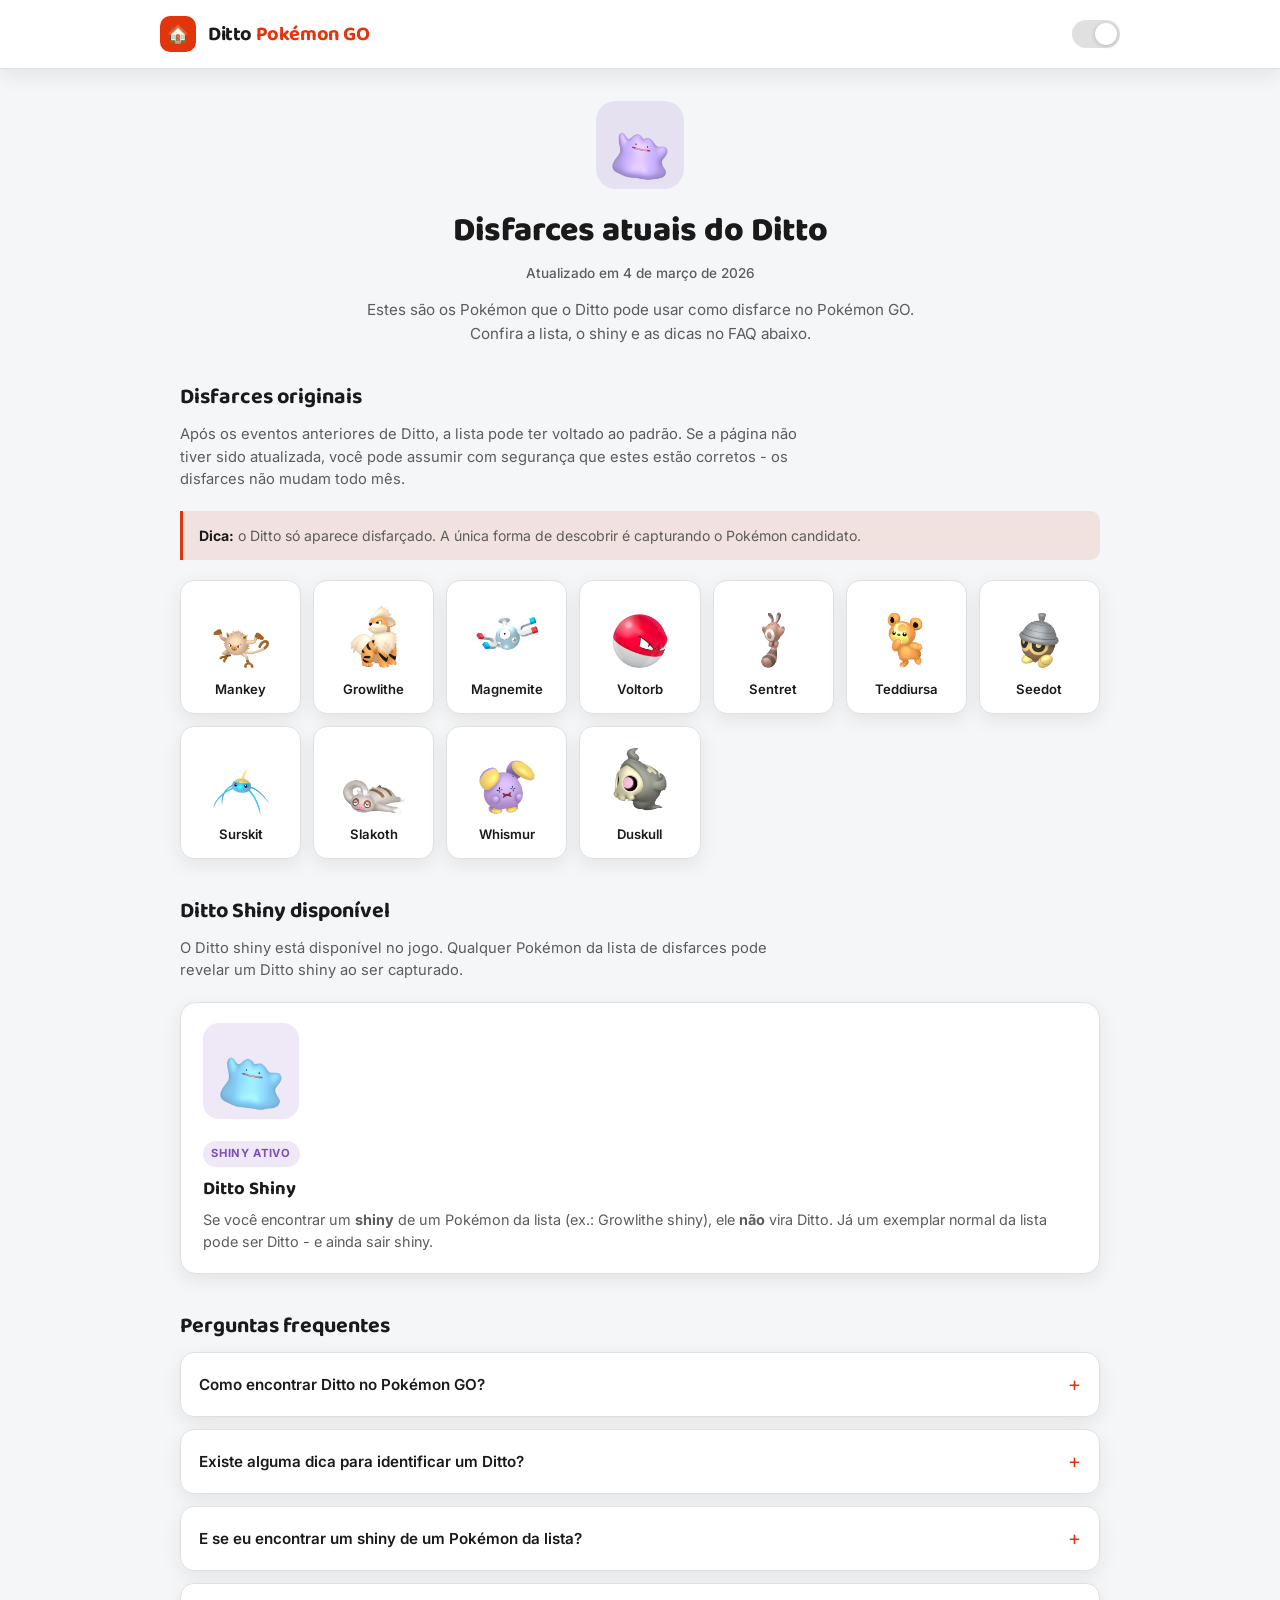
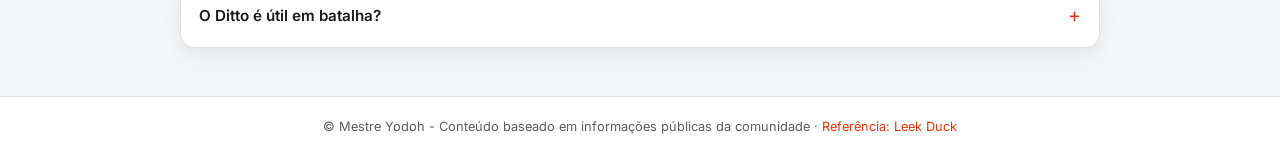
<file: Ditto/index.html>
<!DOCTYPE html>
<html lang="pt-BR" data-theme="dark">
<head>
  <meta charset="UTF-8">
  <meta name="viewport" content="width=device-width, initial-scale=1.0">
  <meta name="description" content="Disfarces atuais do Ditto no Pokémon GO - lista de Pokémon, shiny e FAQ em português.">
  <title>Ditto - Disfarces | Mestre Yodoh</title>
  <link rel="icon" href="../assets/PERFIL_BALL_OK.png" type="image/png">
  <link rel="apple-touch-icon" href="../assets/PERFIL_BALL_OK.png">
  <link rel="preconnect" href="https://fonts.googleapis.com">
  <link href="https://fonts.googleapis.com/css2?family=Inter:wght@400;500;600;700&family=Baloo+2:wght@600;700;800&display=swap" rel="stylesheet">
  <style>
    :root {
      --bg: #0f1115;
      --bg-alt: #161920;
      --card-bg: #1a1d24;
      --card-border: #2a2e38;
      --text: #f0f0f0;
      --text-dim: #a0a0a0;
      --accent: #ff5a36;
      --accent-soft: rgba(255, 90, 54, 0.15);
      --accent-hover: #ff7a5c;
      --shadow: 0 8px 28px rgba(0, 0, 0, 0.35);
      --header-border: #2a2e38;
      --ditto: #c9a0e8;
      --ditto-soft: rgba(201, 160, 232, 0.15);
    }

    [data-theme="light"] {
      --bg: #f4f6f8;
      --bg-alt: #ffffff;
      --card-bg: #ffffff;
      --card-border: #e0e0e0;
      --text: #1a1a1a;
      --text-dim: #5c5c5c;
      --accent: #e3350d;
      --accent-soft: rgba(227, 53, 13, 0.1);
      --accent-hover: #c12c0a;
      --shadow: 0 6px 20px rgba(0, 0, 0, 0.08);
      --header-border: #e0e0e0;
      --ditto: #7b4db8;
      --ditto-soft: rgba(123, 77, 184, 0.12);
    }

    * { margin: 0; padding: 0; box-sizing: border-box; }

    body {
      font-family: 'Inter', system-ui, -apple-system, sans-serif;
      background: var(--bg);
      color: var(--text);
      min-height: 100vh;
      line-height: 1.55;
      transition: background 0.3s ease, color 0.3s ease;
      opacity: 0;
      animation: pageFadeIn 0.4s ease forwards;
    }

    @keyframes pageFadeIn {
      from { opacity: 0; }
      to { opacity: 1; }
    }

    .page-transition {
      position: fixed;
      inset: 0;
      z-index: 9999;
      background: var(--bg);
      display: flex;
      flex-direction: column;
      align-items: center;
      justify-content: center;
      gap: 1rem;
      opacity: 0;
      visibility: hidden;
      pointer-events: none;
      transition: opacity 0.35s ease, visibility 0.35s ease;
    }
    .page-transition.active {
      opacity: 1;
      visibility: visible;
      pointer-events: auto;
    }
    .page-transition .spinner {
      width: 36px;
      height: 36px;
      border: 3px solid var(--card-border);
      border-top-color: var(--accent);
      border-radius: 50%;
      animation: spin 0.7s linear infinite;
    }
    .page-transition .loading-text {
      font-size: 0.85rem;
      font-weight: 500;
      color: var(--text-dim);
    }
    @keyframes spin { to { transform: rotate(360deg); } }

    header {
      background: var(--bg-alt);
      border-bottom: 1px solid var(--header-border);
      padding: 1rem 1.5rem;
      position: sticky;
      top: 0;
      z-index: 50;
      box-shadow: var(--shadow);
      transition: background 0.3s, border-color 0.3s;
    }

    .header-inner {
      max-width: 960px;
      margin: 0 auto;
      display: flex;
      align-items: center;
      justify-content: space-between;
      gap: 1rem;
    }

    .logo {
      display: flex;
      align-items: center;
      gap: 0.75rem;
    }

    .logo a.home-link {
      display: inline-flex;
      align-items: center;
      justify-content: center;
      width: 36px;
      height: 36px;
      border-radius: 10px;
      background: var(--accent);
      color: #fff;
      text-decoration: none;
      font-size: 1.1rem;
      flex-shrink: 0;
      transition: transform 0.2s, background 0.2s;
    }
    .logo a.home-link:hover {
      transform: scale(1.08);
      background: var(--accent-hover);
    }

    .logo h1 {
      font-family: 'Baloo 2', sans-serif;
      font-size: 1.25rem;
      font-weight: 700;
      letter-spacing: -0.02em;
    }
    .logo h1 span { color: var(--accent); }

    .theme-toggle {
      appearance: none;
      -webkit-appearance: none;
      width: 48px;
      height: 28px;
      border-radius: 999px;
      background: var(--card-border);
      border: none;
      cursor: pointer;
      position: relative;
      transition: background 0.25s;
      flex-shrink: 0;
    }
    .theme-toggle::before {
      content: '';
      position: absolute;
      top: 3px;
      left: 3px;
      width: 22px;
      height: 22px;
      border-radius: 50%;
      background: var(--card-bg);
      box-shadow: 0 1px 4px rgba(0,0,0,0.2);
      transition: transform 0.25s cubic-bezier(0.4, 0, 0.2, 1);
    }
    [data-theme="light"] .theme-toggle::before {
      transform: translateX(20px);
    }
    .theme-toggle:hover { background: var(--accent); }

    main {
      max-width: 960px;
      margin: 0 auto;
      padding: 2rem 1.25rem 3rem;
    }

    .hero {
      text-align: center;
      margin-bottom: 2rem;
    }
    .hero-icon {
      width: 88px;
      height: 88px;
      margin: 0 auto 1rem;
      border-radius: 20px;
      background: var(--ditto-soft);
      display: flex;
      align-items: center;
      justify-content: center;
      overflow: hidden;
      padding: 8px;
    }
    .hero-icon img {
      width: 100%;
      height: 100%;
      object-fit: contain;
    }
    .hero h2 {
      font-family: 'Baloo 2', sans-serif;
      font-size: clamp(1.6rem, 4vw, 2.1rem);
      font-weight: 800;
      margin-bottom: 0.4rem;
    }
    .hero .updated {
      font-size: 0.85rem;
      color: var(--text-dim);
      font-weight: 500;
    }
    .hero .lede {
      margin-top: 0.85rem;
      color: var(--text-dim);
      max-width: 560px;
      margin-left: auto;
      margin-right: auto;
      font-size: 0.95rem;
    }

    .section {
      margin-top: 2.25rem;
    }
    .section-title {
      font-family: 'Baloo 2', sans-serif;
      font-size: 1.35rem;
      font-weight: 700;
      margin-bottom: 0.5rem;
      display: flex;
      align-items: center;
      gap: 0.5rem;
    }
    .section-desc {
      color: var(--text-dim);
      font-size: 0.92rem;
      margin-bottom: 1.25rem;
      max-width: 640px;
    }
    .note {
      background: var(--accent-soft);
      border-left: 3px solid var(--accent);
      padding: 0.85rem 1rem;
      border-radius: 0 10px 10px 0;
      font-size: 0.88rem;
      color: var(--text-dim);
      margin-bottom: 1.25rem;
    }
    .note strong { color: var(--text); }

    .disguise-grid {
      display: grid;
      grid-template-columns: repeat(auto-fill, minmax(120px, 1fr));
      gap: 12px;
    }
    .disguise-card {
      background: var(--card-bg);
      border: 1px solid var(--card-border);
      border-radius: 14px;
      padding: 1rem 0.75rem 0.85rem;
      text-align: center;
      box-shadow: var(--shadow);
      transition: transform 0.2s ease, border-color 0.2s ease;
    }
    .disguise-card:hover {
      transform: translateY(-3px);
      border-color: var(--ditto);
    }
    .disguise-card .sprite {
      width: 72px;
      height: 72px;
      margin: 0 auto 0.6rem;
      display: flex;
      align-items: center;
      justify-content: center;
    }
    .disguise-card .sprite img {
      max-width: 100%;
      max-height: 100%;
      object-fit: contain;
    }
    .disguise-card .name {
      font-size: 0.82rem;
      font-weight: 600;
      color: var(--text);
    }

    .shiny-box {
      display: flex;
      flex-wrap: wrap;
      gap: 1.25rem;
      align-items: center;
      background: var(--card-bg);
      border: 1px solid var(--card-border);
      border-radius: 16px;
      padding: 1.25rem 1.35rem;
      box-shadow: var(--shadow);
    }
    .shiny-box .shiny-sprite {
      width: 96px;
      height: 96px;
      border-radius: 16px;
      background: var(--ditto-soft);
      display: flex;
      align-items: center;
      justify-content: center;
      padding: 8px;
      flex-shrink: 0;
    }
    .shiny-box .shiny-sprite img {
      max-width: 100%;
      max-height: 100%;
      object-fit: contain;
    }
    .shiny-box .shiny-text h3 {
      font-family: 'Baloo 2', sans-serif;
      font-size: 1.15rem;
      margin-bottom: 0.35rem;
    }
    .shiny-box .shiny-text p {
      font-size: 0.9rem;
      color: var(--text-dim);
    }
    .badge {
      display: inline-block;
      font-size: 0.7rem;
      font-weight: 700;
      letter-spacing: 0.06em;
      text-transform: uppercase;
      padding: 0.25rem 0.55rem;
      border-radius: 999px;
      background: var(--ditto-soft);
      color: var(--ditto);
      margin-bottom: 0.5rem;
    }

    .faq-list {
      display: flex;
      flex-direction: column;
      gap: 0.75rem;
    }
    .faq-item {
      background: var(--card-bg);
      border: 1px solid var(--card-border);
      border-radius: 14px;
      overflow: hidden;
      box-shadow: var(--shadow);
    }
    .faq-item summary {
      padding: 1rem 1.15rem;
      font-weight: 600;
      font-size: 0.95rem;
      cursor: pointer;
      list-style: none;
      display: flex;
      align-items: center;
      justify-content: space-between;
      gap: 0.75rem;
      user-select: none;
    }
    .faq-item summary::-webkit-details-marker { display: none; }
    .faq-item summary::after {
      content: '+';
      font-size: 1.25rem;
      font-weight: 400;
      color: var(--accent);
      flex-shrink: 0;
    }
    .faq-item[open] summary::after {
      content: '\2212';
    }
    .faq-item .faq-body {
      padding: 0 1.15rem 1.1rem;
      font-size: 0.92rem;
      color: var(--text-dim);
      border-top: 1px solid var(--card-border);
      padding-top: 0.9rem;
    }
    .faq-item .faq-body p + p {
      margin-top: 0.65rem;
    }
    .faq-item .faq-body strong {
      color: var(--text);
    }

    footer {
      text-align: center;
      padding: 1.25rem 1rem;
      font-size: 0.8rem;
      color: var(--text-dim);
      border-top: 1px solid var(--header-border);
      background: var(--bg-alt);
    }
    footer a {
      color: var(--accent);
      text-decoration: none;
    }
    footer a:hover { text-decoration: underline; }

    @media (max-width: 560px) {
      main { padding: 1.5rem 1rem 2.5rem; }
      .disguise-grid {
        grid-template-columns: repeat(auto-fill, minmax(100px, 1fr));
        gap: 10px;
      }
      .disguise-card .sprite {
        width: 60px;
        height: 60px;
      }
      .shiny-box {
        flex-direction: column;
        text-align: center;
      }
    }
  </style>
</head>
<body>
  <div class="page-transition" id="pageTransition" aria-hidden="true">
    <div class="spinner" aria-hidden="true"></div>
    <span class="loading-text">Carregando…</span>
  </div>

  <header>
    <div class="header-inner">
      <div class="logo">
        <a href="/" class="home-link" id="homeLink" title="Voltar ao Hub Mestre Yodoh" aria-label="Voltar ao Hub">🏠</a>
        <h1>Ditto <span>Pokémon GO</span></h1>
      </div>
      <button class="theme-toggle" id="themeToggle" aria-label="Alternar tema claro/escuro" title="Alternar tema"></button>
    </div>
  </header>

  <main>
    <div class="hero">
      <div class="hero-icon">
        <img src="img/ditto.png" alt="Ditto">
      </div>
      <h2>Disfarces atuais do Ditto</h2>
      <p class="updated">Atualizado em 4 de março de 2026</p>
      <p class="lede">Estes são os Pokémon que o Ditto pode usar como disfarce no Pokémon GO. Confira a lista, o shiny e as dicas no FAQ abaixo.</p>
    </div>

    <section class="section">
      <h3 class="section-title">Disfarces originais</h3>
      <p class="section-desc">Após os eventos anteriores de Ditto, a lista pode ter voltado ao padrão. Se a página não tiver sido atualizada, você pode assumir com segurança que estes estão corretos - os disfarces não mudam todo mês.</p>
      <div class="note">
        <strong>Dica:</strong> o Ditto só aparece disfarçado. A única forma de descobrir é capturando o Pokémon candidato.
      </div>

      <div class="disguise-grid">
        <div class="disguise-card">
          <div class="sprite"><img src="img/mankey.png" alt="Mankey"></div>
          <div class="name">Mankey</div>
        </div>
        <div class="disguise-card">
          <div class="sprite"><img src="img/growlithe.png" alt="Growlithe"></div>
          <div class="name">Growlithe</div>
        </div>
        <div class="disguise-card">
          <div class="sprite"><img src="img/magnemite.png" alt="Magnemite"></div>
          <div class="name">Magnemite</div>
        </div>
        <div class="disguise-card">
          <div class="sprite"><img src="img/voltorb.png" alt="Voltorb"></div>
          <div class="name">Voltorb</div>
        </div>
        <div class="disguise-card">
          <div class="sprite"><img src="img/sentret.png" alt="Sentret"></div>
          <div class="name">Sentret</div>
        </div>
        <div class="disguise-card">
          <div class="sprite"><img src="img/teddiursa.png" alt="Teddiursa"></div>
          <div class="name">Teddiursa</div>
        </div>
        <div class="disguise-card">
          <div class="sprite"><img src="img/seedot.png" alt="Seedot"></div>
          <div class="name">Seedot</div>
        </div>
        <div class="disguise-card">
          <div class="sprite"><img src="img/surskit.png" alt="Surskit"></div>
          <div class="name">Surskit</div>
        </div>
        <div class="disguise-card">
          <div class="sprite"><img src="img/slakoth.png" alt="Slakoth"></div>
          <div class="name">Slakoth</div>
        </div>
        <div class="disguise-card">
          <div class="sprite"><img src="img/whismur.png" alt="Whismur"></div>
          <div class="name">Whismur</div>
        </div>
        <div class="disguise-card">
          <div class="sprite"><img src="img/duskull.png" alt="Duskull"></div>
          <div class="name">Duskull</div>
        </div>
      </div>
    </section>

    <section class="section">
      <h3 class="section-title">Ditto Shiny disponível</h3>
      <p class="section-desc">O Ditto shiny está disponível no jogo. Qualquer Pokémon da lista de disfarces pode revelar um Ditto shiny ao ser capturado.</p>

      <div class="shiny-box">
        <div class="shiny-sprite">
          <img src="img/ditto-shiny.png" alt="Ditto Shiny">
        </div>
        <div class="shiny-text">
          <span class="badge">Shiny ativo</span>
          <h3>Ditto Shiny</h3>
          <p>Se você encontrar um <strong>shiny</strong> de um Pokémon da lista (ex.: Growlithe shiny), ele <strong>não</strong> vira Ditto. Já um exemplar normal da lista pode ser Ditto - e ainda sair shiny.</p>
        </div>
      </div>
    </section>

    <section class="section">
      <h3 class="section-title">Perguntas frequentes</h3>
      <div class="faq-list">
        <details class="faq-item">
          <summary>Como encontrar Ditto no Pokémon GO?</summary>
          <div class="faq-body">
            <p>O Ditto só aparece <strong>disfarçado</strong> como outro Pokémon da lista acima. Ele se comporta exatamente como o Pokémon que está imitando.</p>
            <p>A única forma de descobrir é <strong>capturando</strong>. Se for Ditto, há uma animação de revelação após a captura.</p>
          </div>
        </details>

        <details class="faq-item">
          <summary>Existe alguma dica para identificar um Ditto?</summary>
          <div class="faq-body">
            <p>Não há diferença visual. Porém, se um Pokémon que normalmente é fácil de capturar estiver dando trabalho, pode ser Ditto - ele tem taxa de captura menor, mas usa as cores do anel do Pokémon que está imitando.</p>
            <p>Na prática, o melhor é maximizar as chances de captura em qualquer candidato da lista.</p>
            <p>Dica útil: o disfarce é <strong>o mesmo para todos os treinadores</strong>. Se alguém avistar um Ditto selvagem, você pode encontrar e capturar o mesmo.</p>
          </div>
        </details>

        <details class="faq-item">
          <summary>E se eu encontrar um shiny de um Pokémon da lista?</summary>
          <div class="faq-body">
            <p>Um Pokémon <strong>já shiny</strong> na lista de disfarces <strong>não</strong> se transforma em Ditto.</p>
            <p>Já um exemplar <strong>normal</strong> da lista pode ser Ditto e, ao revelar, pode sair shiny.</p>
          </div>
        </details>

        <details class="faq-item">
          <summary>O Ditto é útil em batalha?</summary>
          <div class="faq-body">
            <p>No Pokémon GO o Ditto não é forte em batalha. Ele copia golpes, status base e tipos do oponente, mas <strong>não copia o HP</strong> - por isso fica bem frágil.</p>
            <p>Mesmo assim, ele costuma ser necessário em pesquisas especiais. Não se preocupe demais: ele aparece quando você menos espera.</p>
          </div>
        </details>
      </div>
    </section>
  </main>

  <footer>
    <p>© Mestre Yodoh - Conteúdo baseado em informações públicas da comunidade · <a href="https://www.leekduck.com/" target="_blank" rel="noopener">Referência: Leek Duck</a></p>
  </footer>

  <script>
    (function () {
      const root = document.documentElement;
      const btn = document.getElementById('themeToggle');
      const overlay = document.getElementById('pageTransition');
      const homeLink = document.getElementById('homeLink');
      const stored = localStorage.getItem('yodoh-theme');

      if (stored) {
        root.setAttribute('data-theme', stored);
      } else if (window.matchMedia('(prefers-color-scheme: light)').matches) {
        root.setAttribute('data-theme', 'light');
      }

      btn.addEventListener('click', () => {
        const next = root.getAttribute('data-theme') === 'dark' ? 'light' : 'dark';
        root.setAttribute('data-theme', next);
        localStorage.setItem('yodoh-theme', next);
      });

      if (homeLink && overlay) {
        homeLink.addEventListener('click', (e) => {
          if (e.metaKey || e.ctrlKey || e.shiftKey || e.button === 1) return;
          e.preventDefault();
          overlay.classList.add('active');
          overlay.setAttribute('aria-hidden', 'false');
          setTimeout(() => {
            window.location.href = homeLink.getAttribute('href');
          }, 380);
        });
      }

      function clearTransitionOverlay() {
        if (!overlay) return;
        overlay.classList.remove('active');
        overlay.setAttribute('aria-hidden', 'true');
      }
      window.addEventListener('pageshow', clearTransitionOverlay);
      window.addEventListener('pagehide', clearTransitionOverlay);
      window.addEventListener('popstate', clearTransitionOverlay);
    })();
  </script>
</body>
</html>
</file>
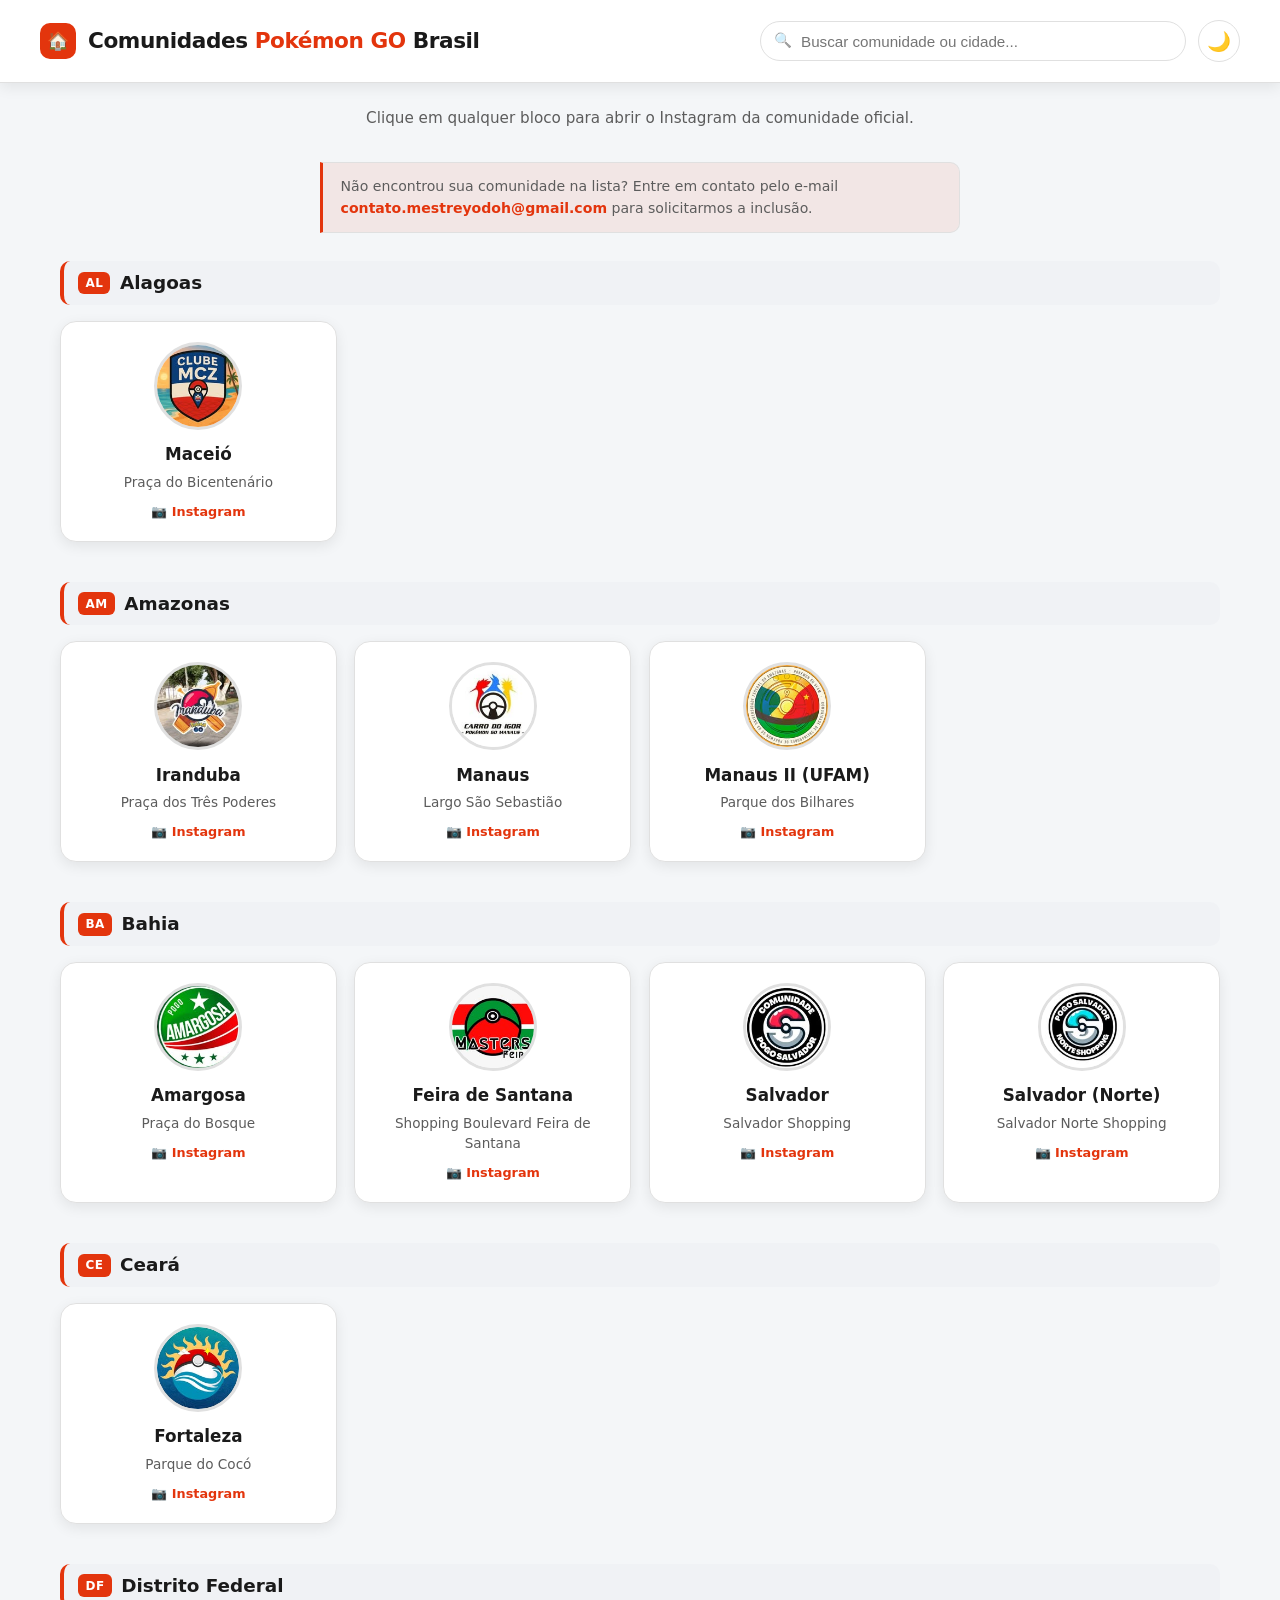
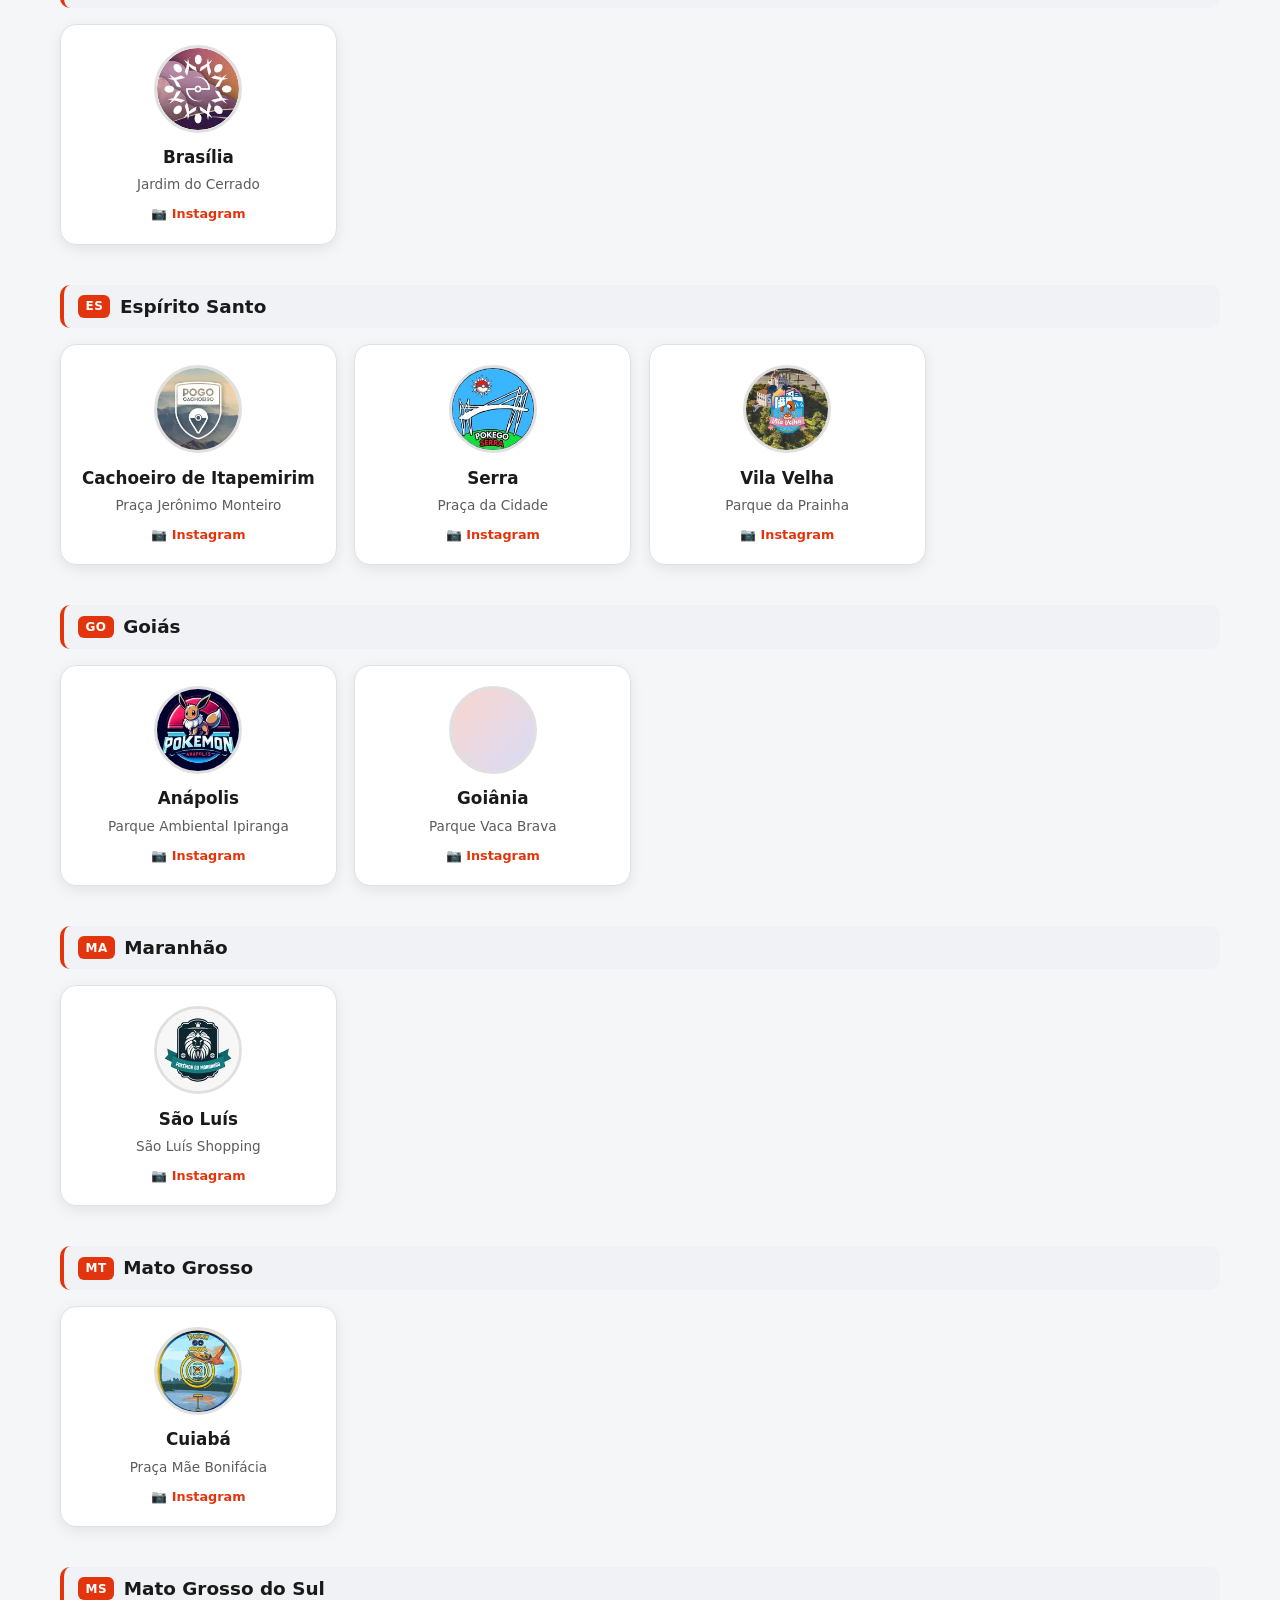
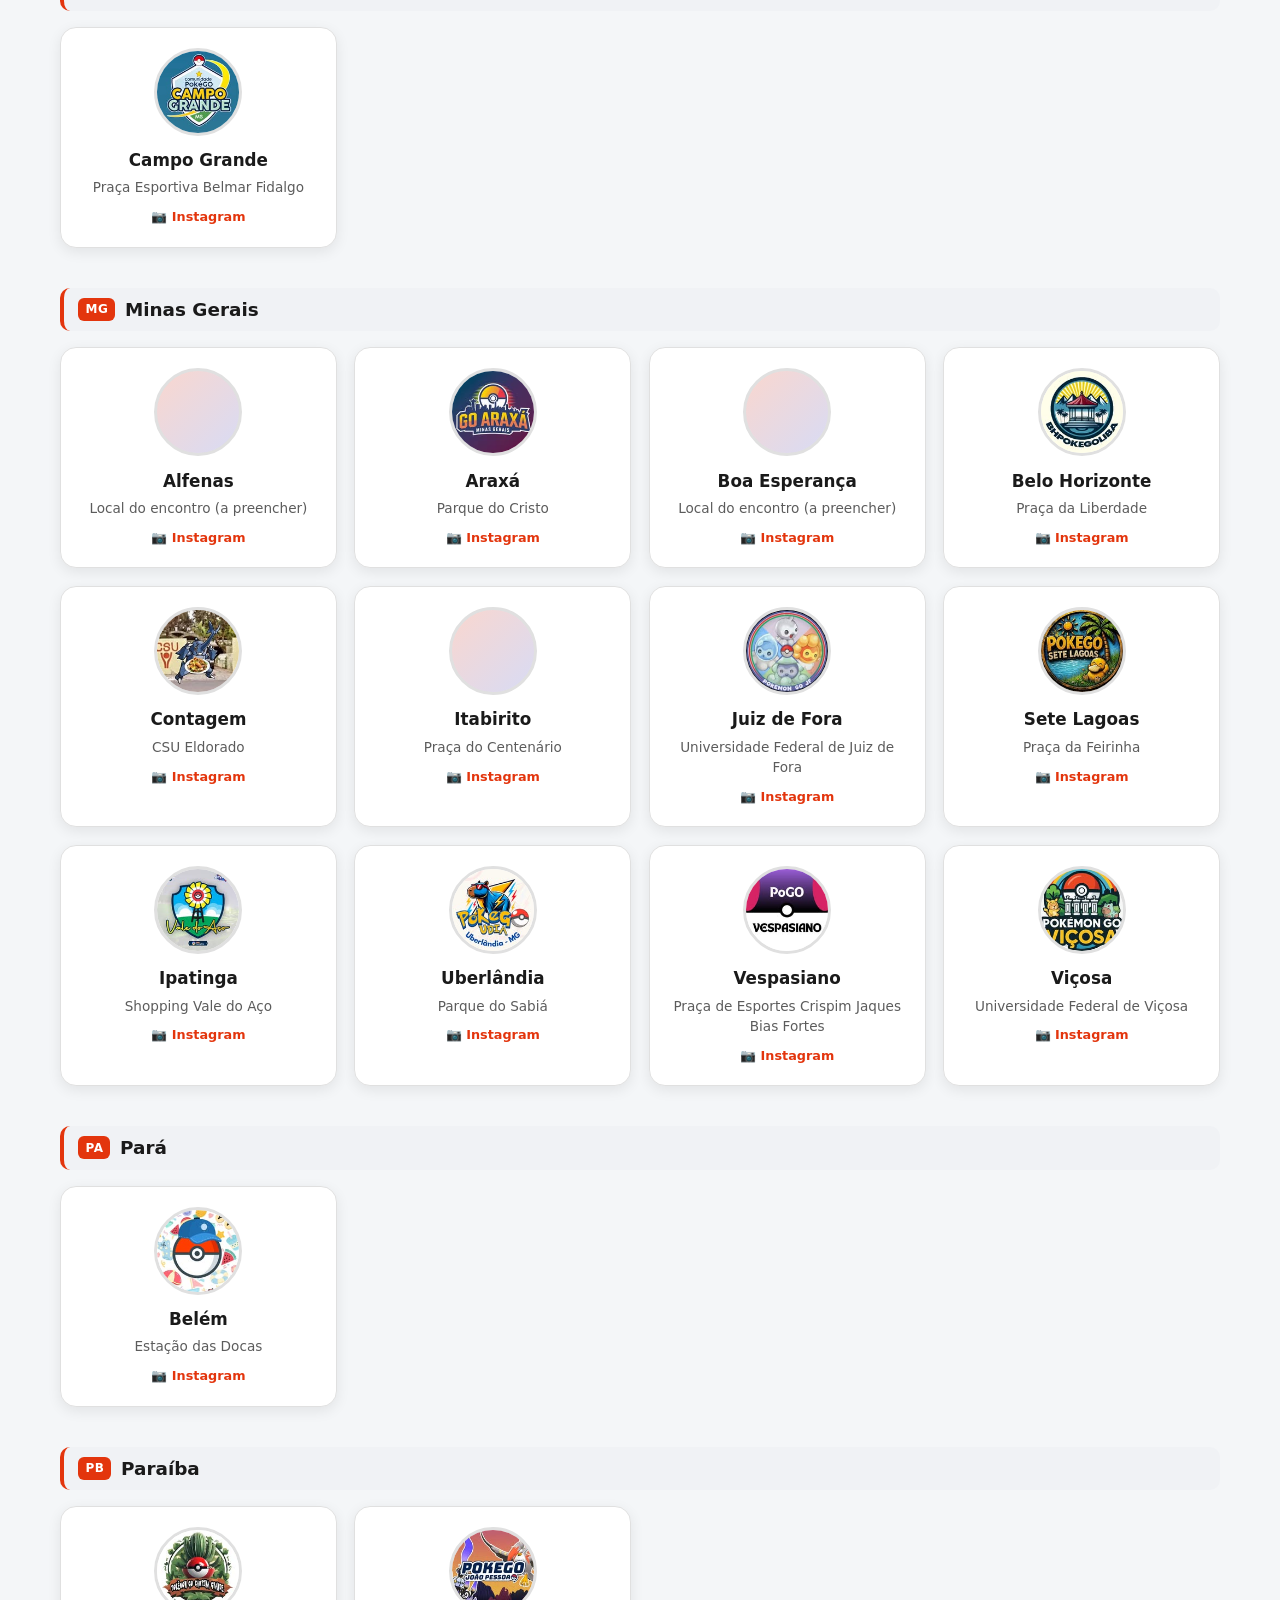
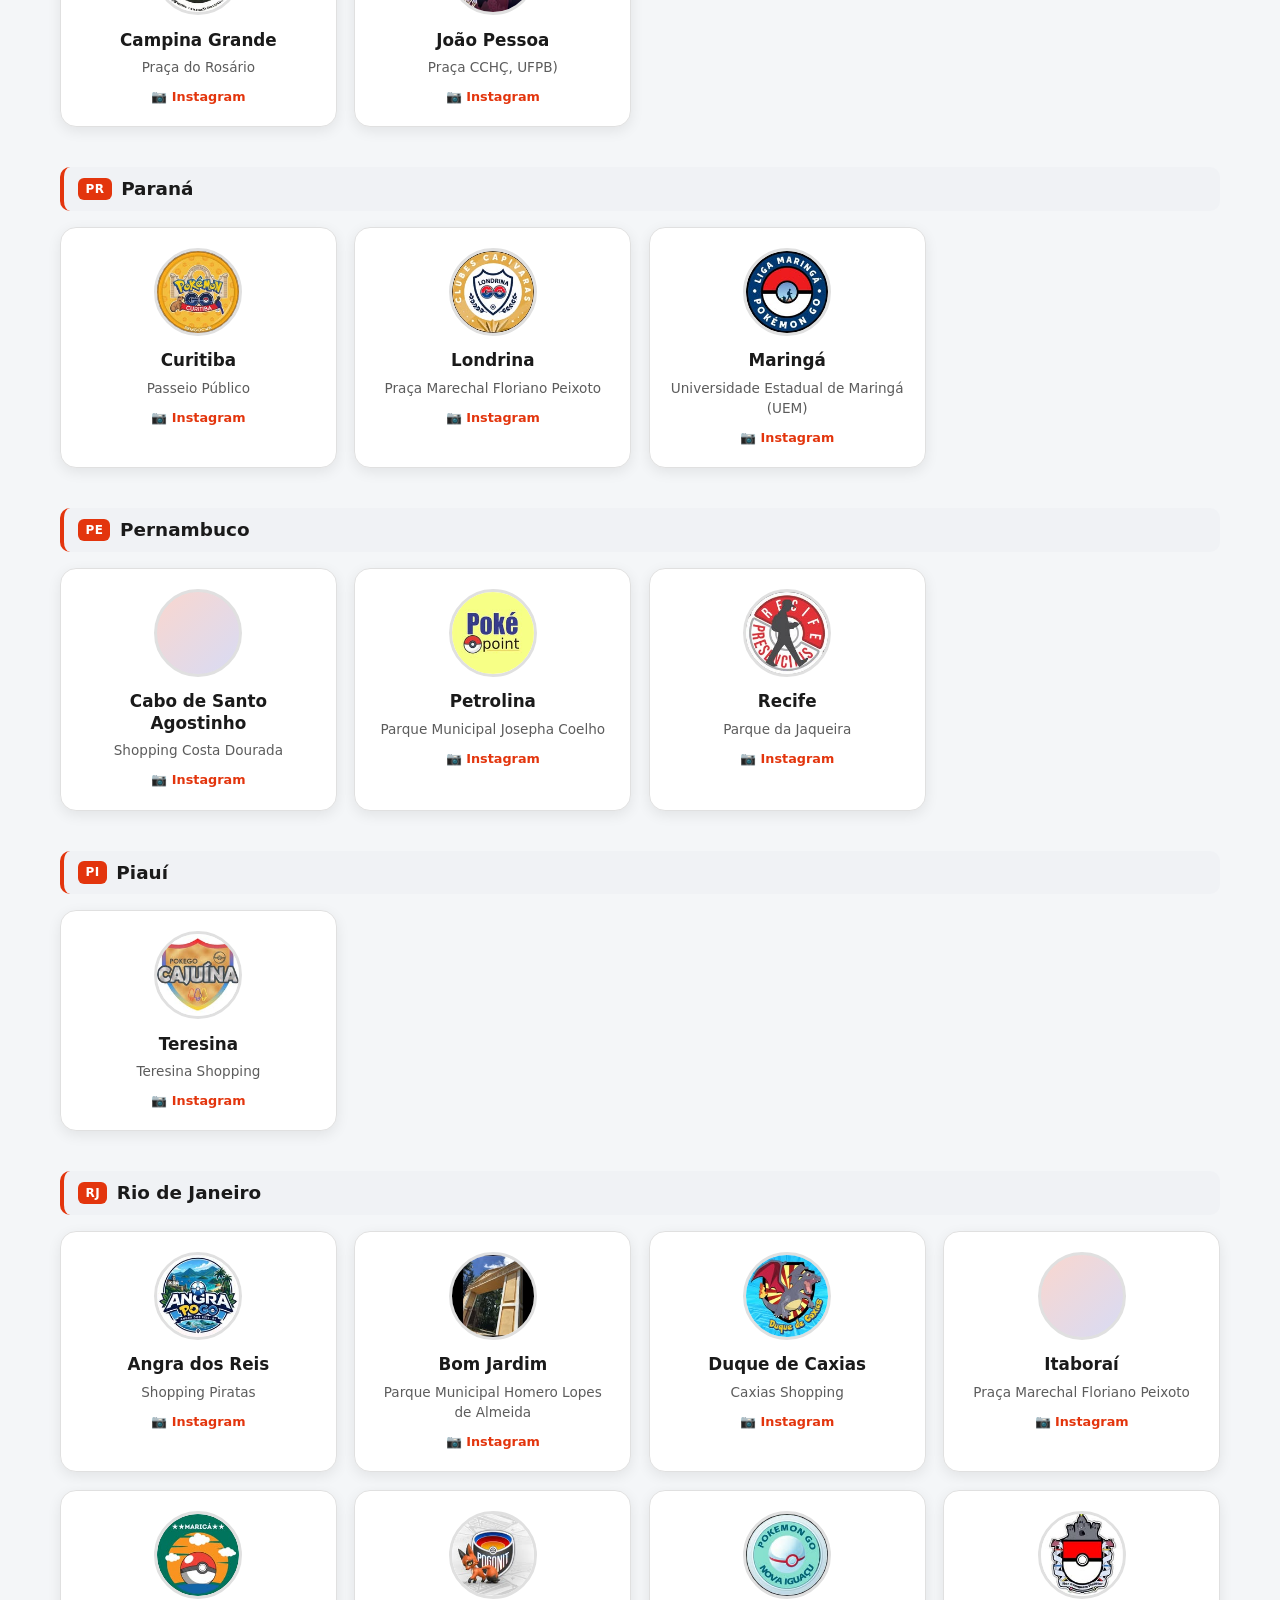
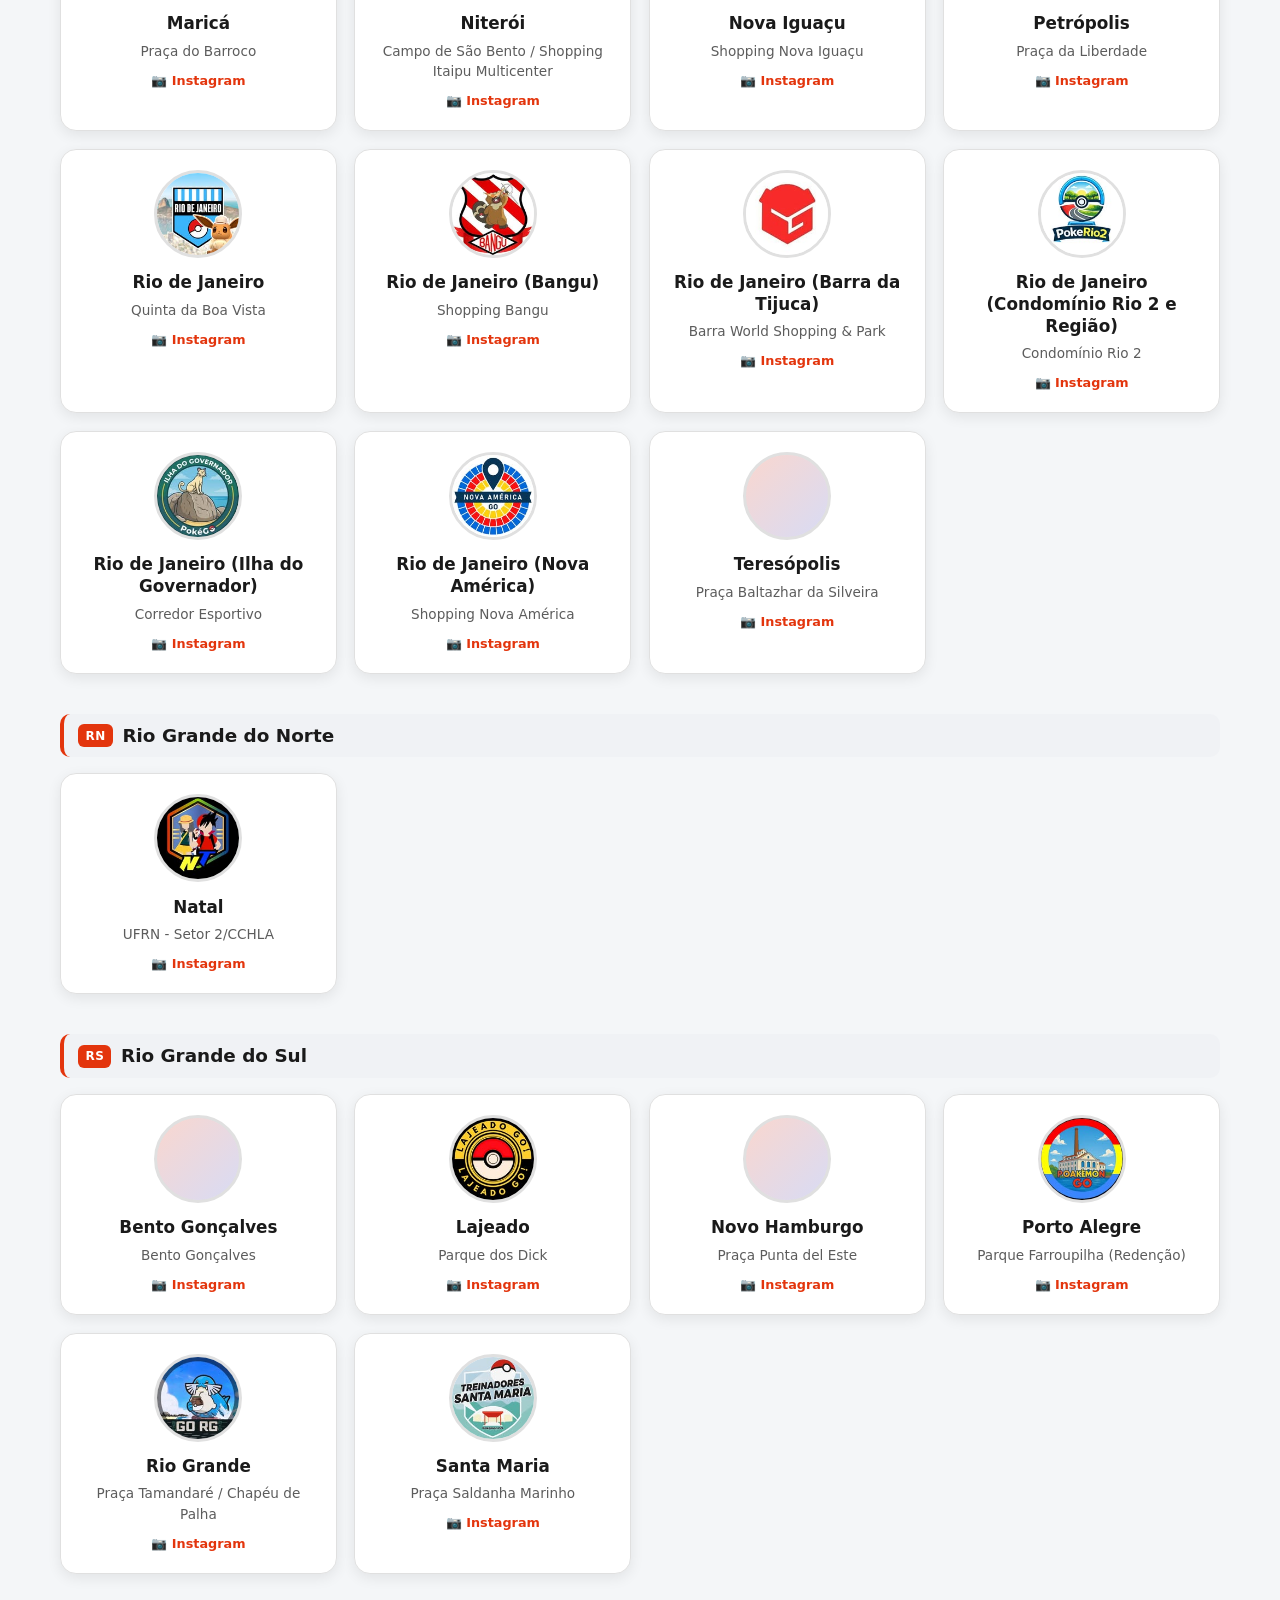
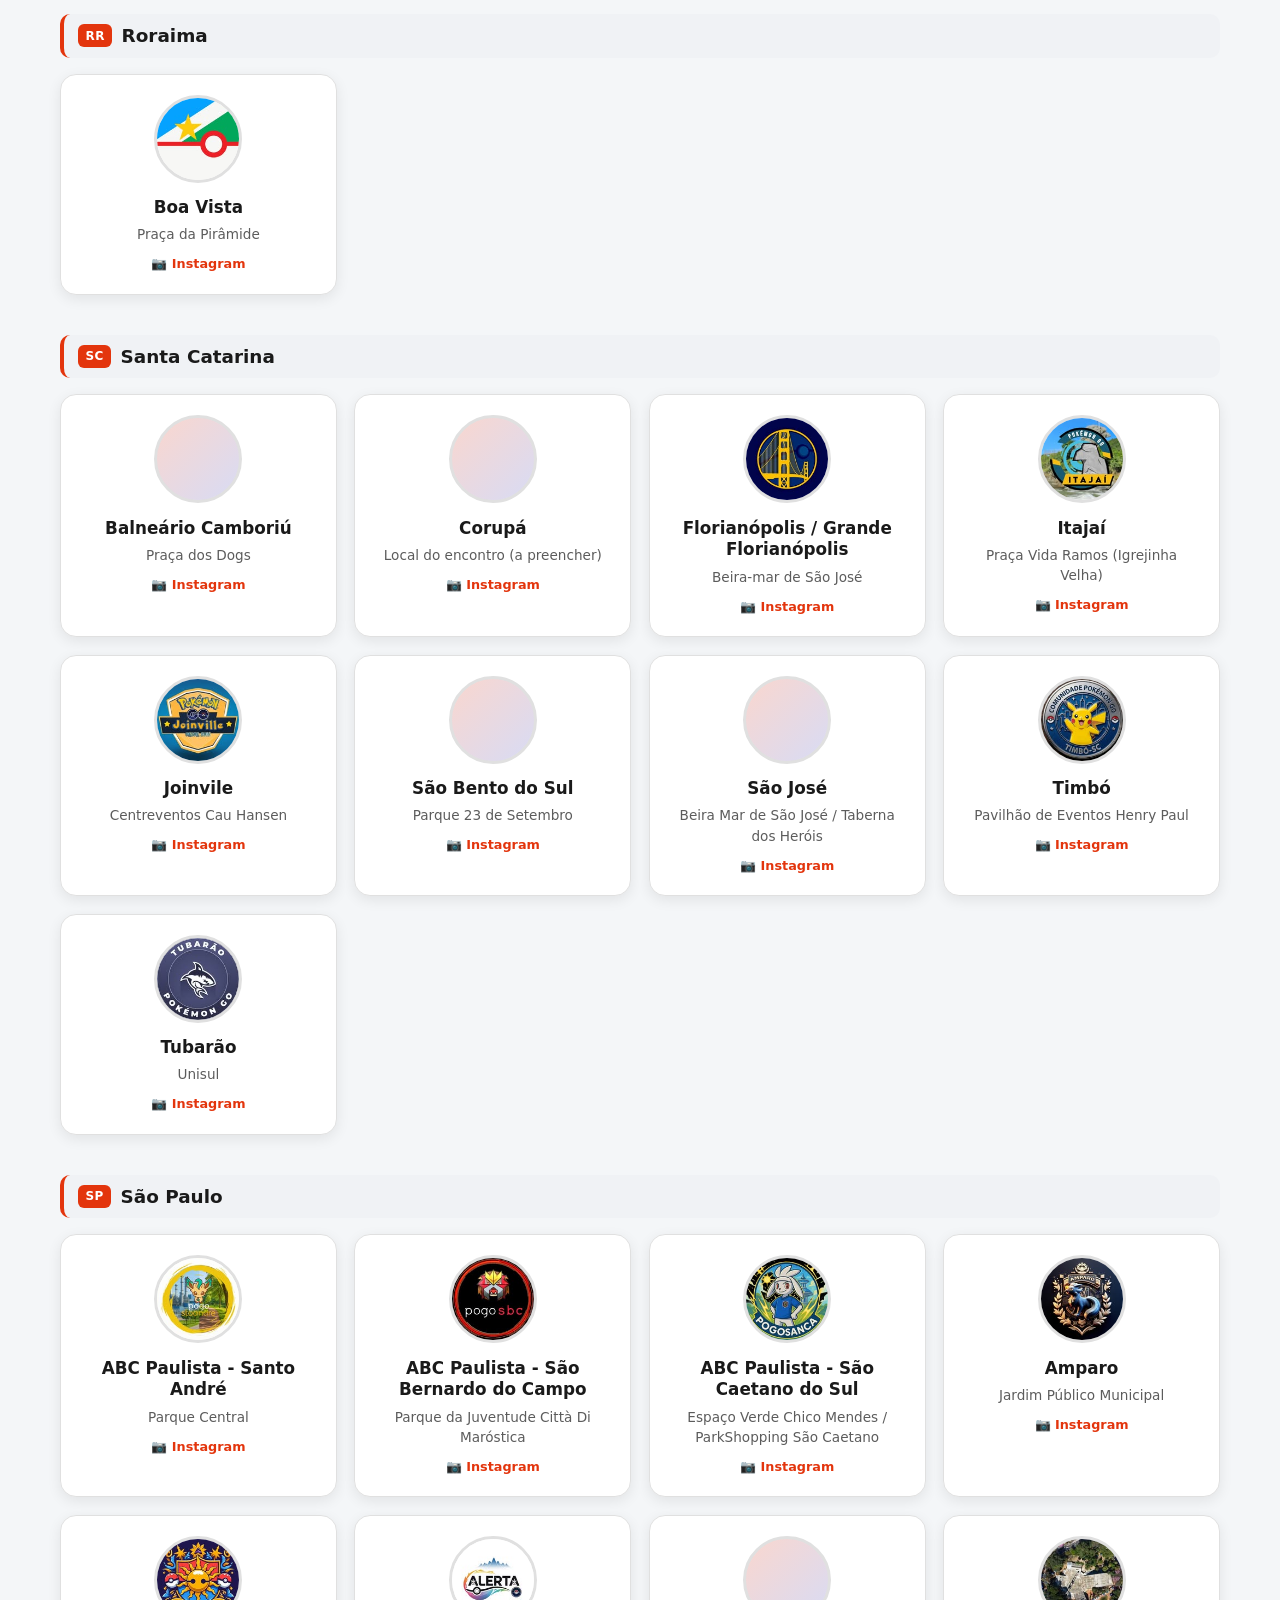
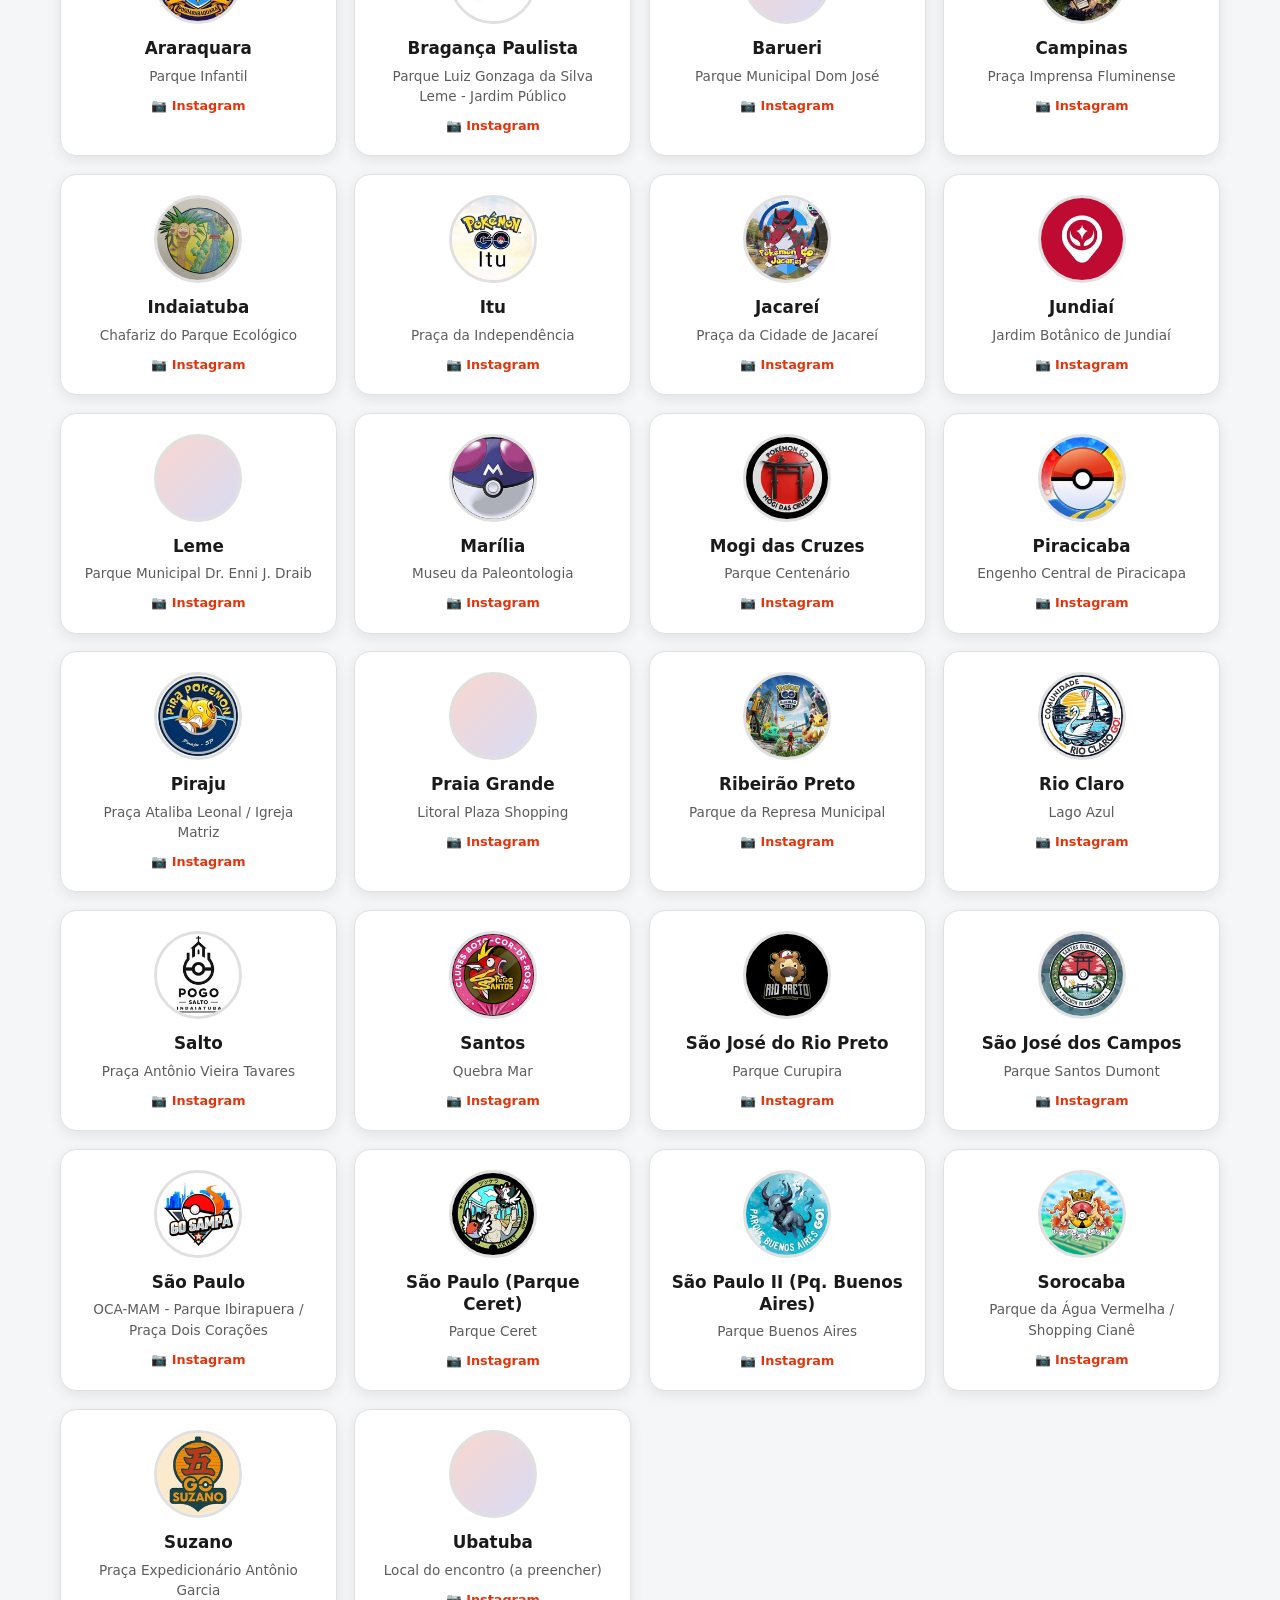
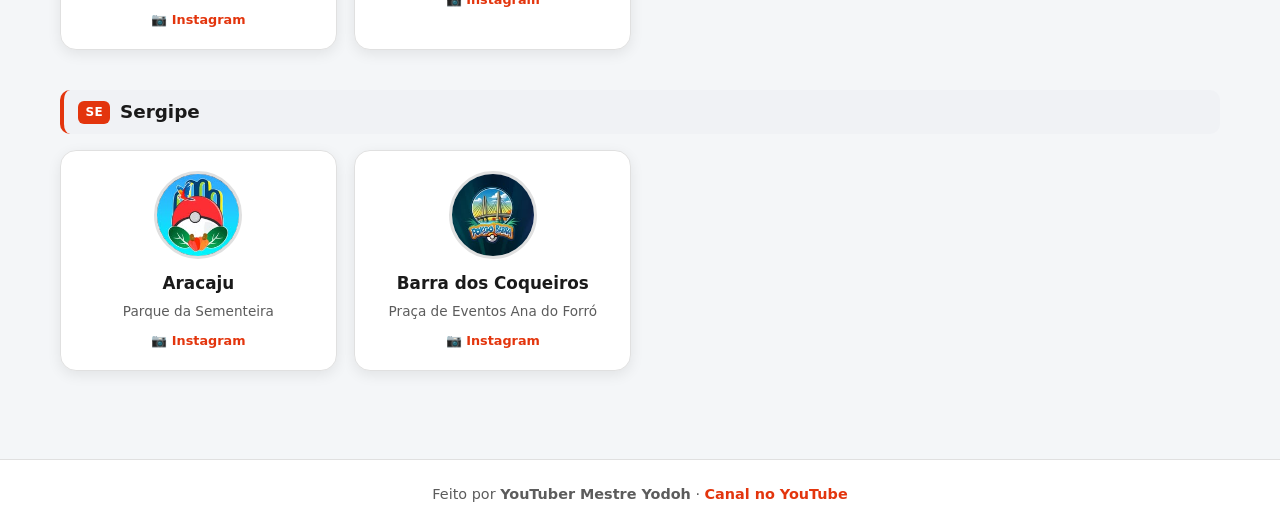
<file: ComunidadesBR/comunidades-pokemon-go-brasil.html>
<!DOCTYPE html>
<html lang="pt-BR">
<head>
<meta charset="utf-8"/>
<meta name="viewport" content="width=device-width, initial-scale=1.0"/>
<title>Comunidades Oficiais Pokémon GO - Brasil</title>
<link rel="icon" href="/assets/PERFIL_BALL_OK.png" type="image/png"/>
<style>
body{margin:0;font-family:system-ui,sans-serif;background:#0f1115;color:#f0f0f0;display:flex;align-items:center;justify-content:center;min-height:100vh}
.box{text-align:center}
.spinner{width:36px;height:36px;border:3px solid #2a2e38;border-top-color:#ff5a36;border-radius:50%;animation:spin .7s linear infinite;margin:0 auto 1rem}
@keyframes spin{to{transform:rotate(360deg)}}
</style>
</head>
<body>
<div class="box"><div class="spinner"></div><p>Carregando comunidades…</p></div>
<script>
(async function () {
  try {
    const parts = await Promise.all([
      fetch("/ComunidadesBR/page.b64.1").then(function(r){return r.text();}),
      fetch("/ComunidadesBR/page.b64.2").then(function(r){return r.text();}),
      fetch("/ComunidadesBR/page.b64.3").then(function(r){return r.text();}),
      fetch("/ComunidadesBR/page.b64.4").then(function(r){return r.text();})
    ]);
    const b64 = parts.join("").replace(/\s+/g, "");
    const bin = Uint8Array.from(atob(b64), function (c) { return c.charCodeAt(0); });
    const ds = new DecompressionStream("gzip");
    const stream = new Response(bin).body.pipeThrough(ds);
    const html = await new Response(stream).text();
    document.open();
    document.write(html);
    document.close();
  } catch (e) {
    document.body.innerHTML = "<p style=\"padding:2rem;text-align:center\">Erro ao carregar. Atualize a página.</p>";
    console.error(e);
  }
})();
</script>
</body>
</html>
</file>
